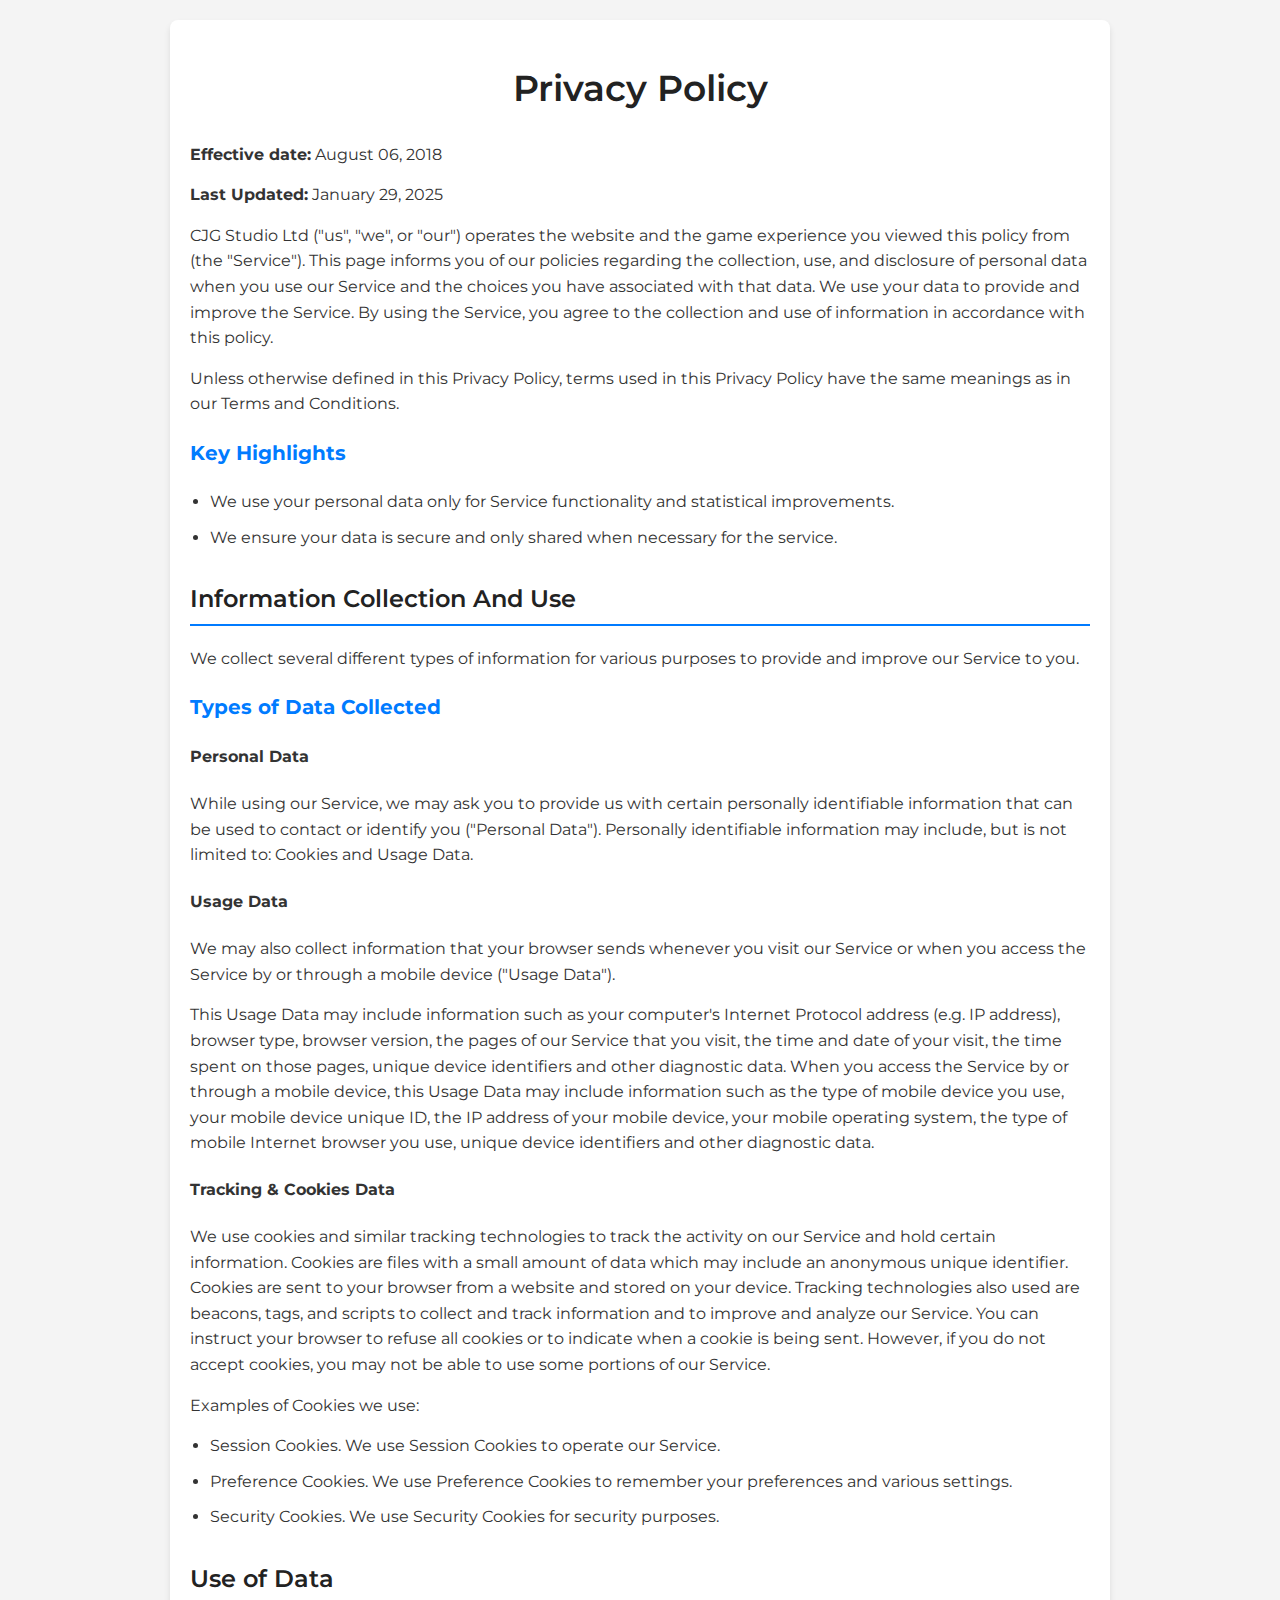
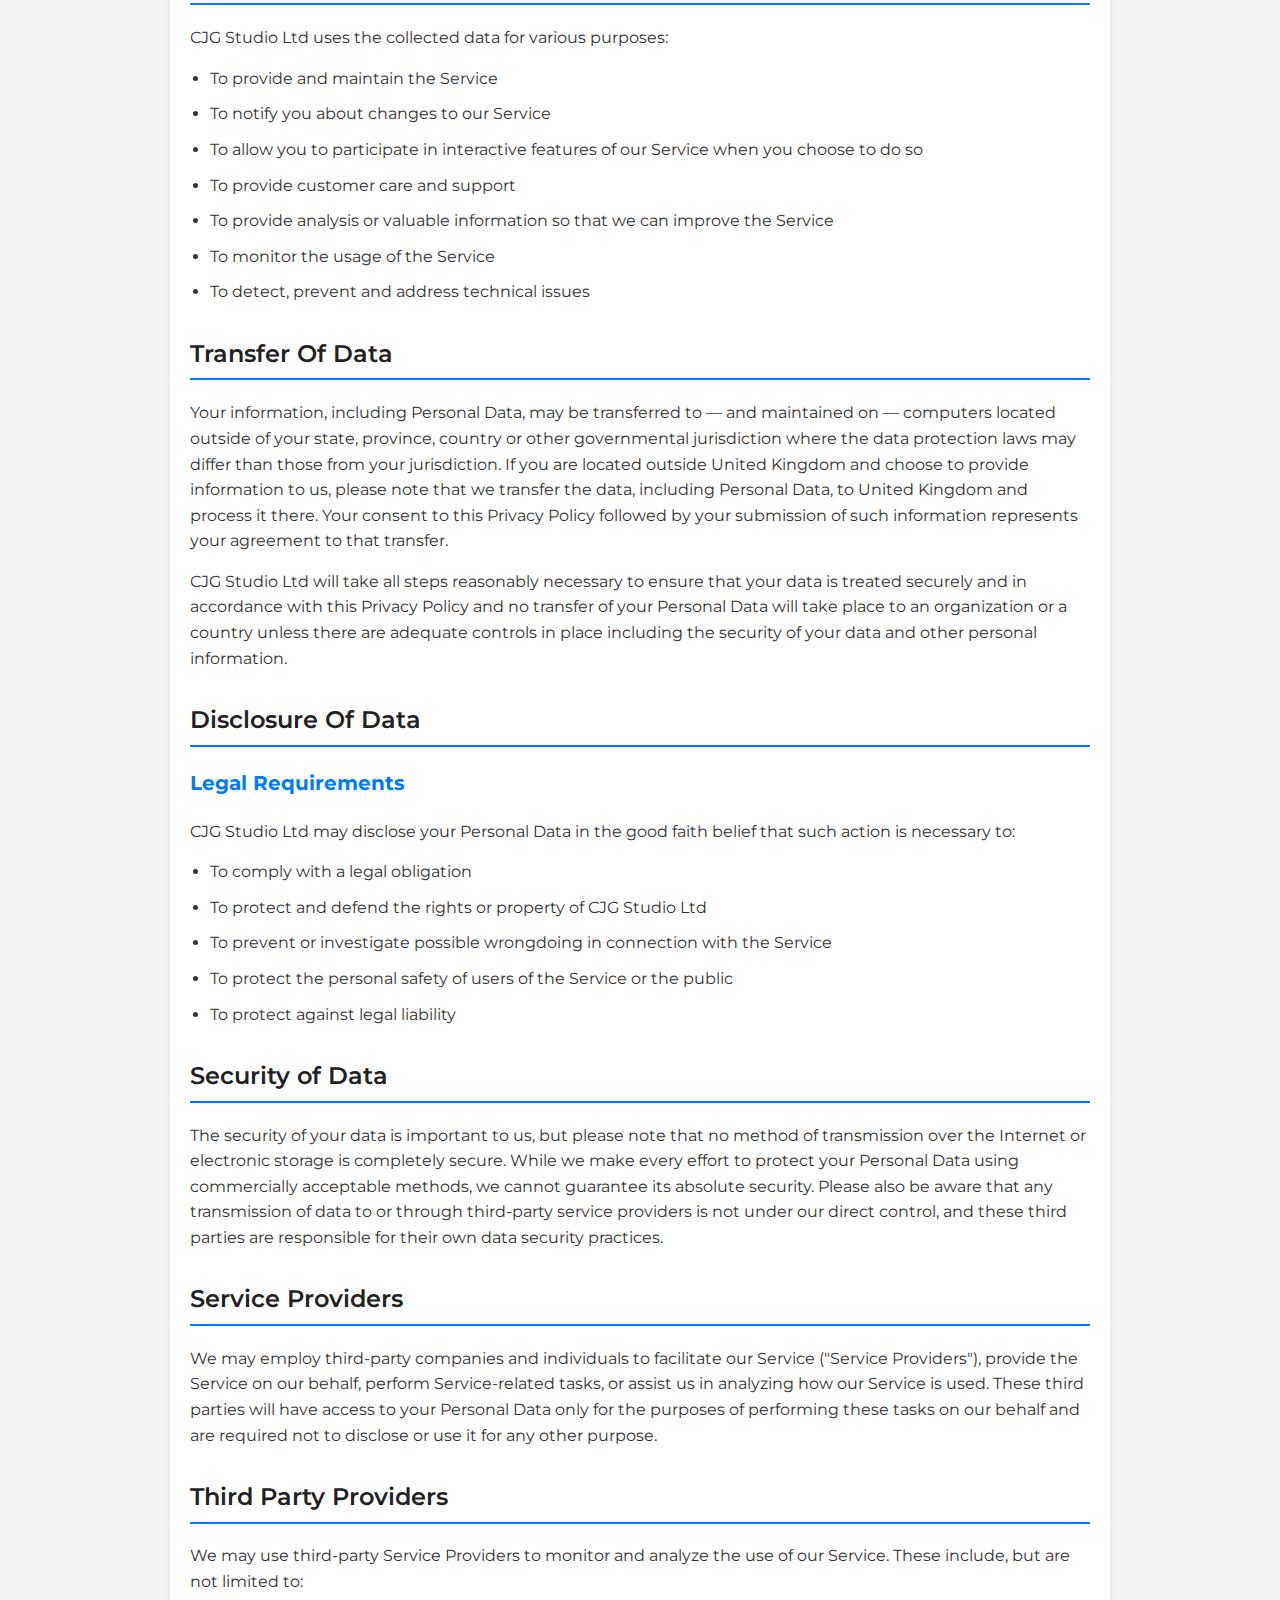
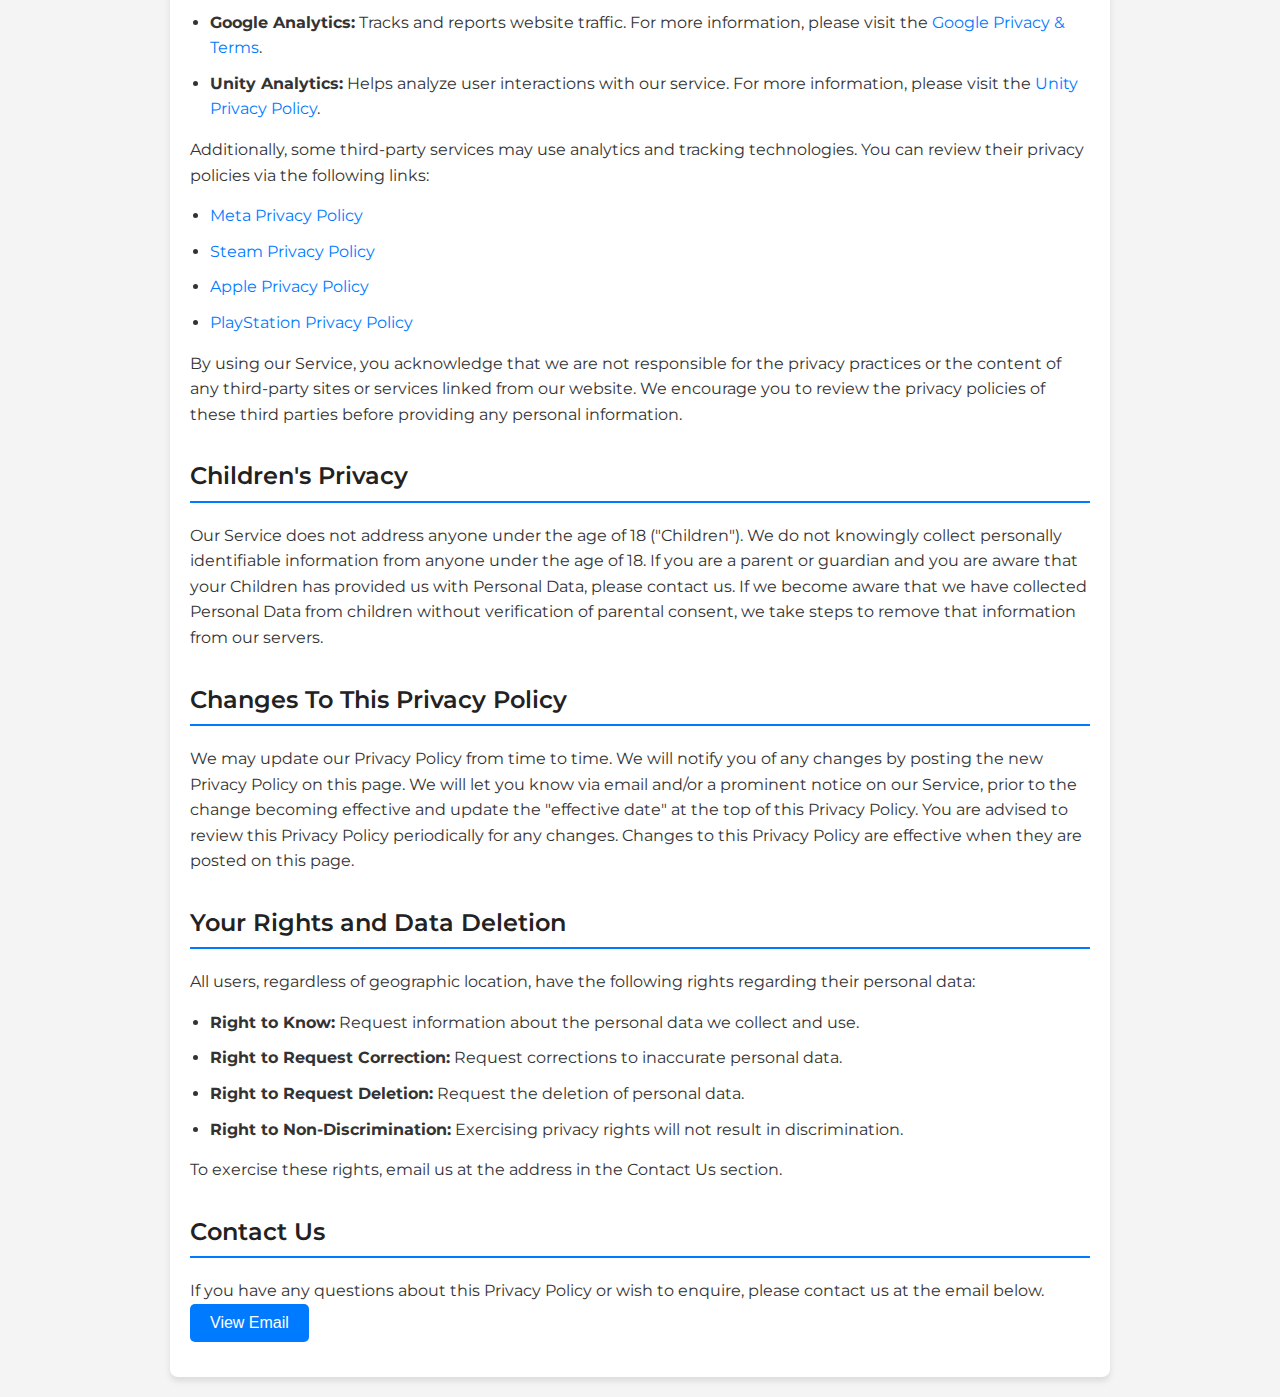
<file: privacy.html>
<!DOCTYPE html>
<html lang="en">

<head>
    <meta property="fb:app_id" content="951081088413383" />
    <meta property="og:type" content="game" />
    <meta property="og:title" content="Privacy Policy" />

    <meta charset="UTF-8">
    <meta name="viewport" content="width=device-width, initial-scale=1.0">
    <title>Privacy Policy</title>
    <link href="https://fonts.googleapis.com/css2?family=Montserrat:wght@400;600&display=swap" rel="stylesheet">
    <style>
        body {
            font-family: 'Montserrat', sans-serif;
            line-height: 1.6;
            margin: 0;
            padding: 0;
            background-color: #f4f4f4;
            color: #333;
        }

        h1, h2 {
            font-weight: 600;
            color: #222;
        }

        h1 {
            text-align: center;
            margin-top: 20px;
            font-size: 36px;
        }

        h2 {
            margin-top: 30px;
            font-size: 24px;
            border-bottom: 2px solid #007bff;
            padding-bottom: 5px;
        }

        h3 {
            font-size: 20px;
            margin-top: 20px;
            color: #007bff;
        }

        p {
            margin: 15px 0;
            font-size: 16px;
        }

        ul {
            margin: 15px 0;
            padding-left: 20px;
            list-style-type: disc;
        }

        ul li {
            margin-bottom: 10px;
        }

        a {
            color: #007bff;
            text-decoration: none;
        }

        a:hover {
            text-decoration: underline;
        }

        #emailButton {
            background-color: #007bff;
            color: white;
            border: none;
            padding: 10px 20px;
            font-size: 16px;
            border-radius: 5px;
            cursor: pointer;
            transition: background-color 0.3s ease;
        }

        #emailButton:hover {
            background-color: #0056b3;
        }

        .container {
            max-width: 900px;
            margin: 20px auto;
            padding: 20px;
            background-color: #fff;
            box-shadow: 0 4px 6px rgba(0, 0, 0, 0.1);
            border-radius: 8px;
        }

        .highlight {
            background-color: #eef6ff;
            padding: 10px;
            border-left: 4px solid #007bff;
            margin: 20px 0;
        }
    </style>
</head>


<body>
    <div class="container">
    <h1>Privacy Policy</h1>

    <p><strong>Effective date:</strong> August 06, 2018</p>
    <p><strong>Last Updated:</strong> January 29, 2025</p>
    <p>CJG Studio Ltd ("us", "we", or "our") operates the website and the game experience you viewed this policy from (the "Service"). This page informs you of our policies regarding the collection, use, and disclosure of personal data when you use our Service and the choices you have associated with that data. We use your data to provide and improve the Service. By using the Service, you agree to the collection and use of information in accordance with this policy.</p>

    <p>Unless otherwise defined in this Privacy Policy, terms used in this Privacy Policy have the same meanings as in our Terms and Conditions.</p>

    <h3>Key Highlights</h3>
    <ul>
        <li>We use your personal data only for Service functionality and statistical improvements.</li>
        <li>We ensure your data is secure and only shared when necessary for the service.</li>
    </ul>

    <h2>Information Collection And Use</h2>
    <p>We collect several different types of information for various purposes to provide and improve our Service to you.</p>

    <h3>Types of Data Collected</h3>
    <h4>Personal Data</h4>
    <p>While using our Service, we may ask you to provide us with certain personally identifiable information that can be used to contact or identify you ("Personal Data"). Personally identifiable information may include, but is not limited to: Cookies and Usage Data.</p>

    <h4>Usage Data</h4>
    <p>We may also collect information that your browser sends whenever you visit our Service or when you access the Service by or through a mobile device ("Usage Data").</p>
    <p>This Usage Data may include information such as your computer's Internet Protocol address (e.g. IP address), browser type, browser version, the pages of our Service that you visit, the time and date of your visit, the time spent on those pages, unique device identifiers and other diagnostic data. When you access the Service by or through a mobile device, this Usage Data may include information such as the type of mobile device you use, your mobile device unique ID, the IP address of your mobile device, your mobile operating system, the type of mobile Internet browser you use, unique device identifiers and other diagnostic data.</p>

    <h4>Tracking & Cookies Data</h4>
    <p>We use cookies and similar tracking technologies to track the activity on our Service and hold certain information. Cookies are files with a small amount of data which may include an anonymous unique identifier. Cookies are sent to your browser from a website and stored on your device. Tracking technologies also used are beacons, tags, and scripts to collect and track information and to improve and analyze our Service. You can instruct your browser to refuse all cookies or to indicate when a cookie is being sent. However, if you do not accept cookies, you may not be able to use some portions of our Service.</p>

    <p>Examples of Cookies we use:</p>
    <ul>
        <li>Session Cookies. We use Session Cookies to operate our Service.</li>
        <li>Preference Cookies. We use Preference Cookies to remember your preferences and various settings.</li>
        <li>Security Cookies. We use Security Cookies for security purposes.</li>
    </ul>

    <h2>Use of Data</h2>
    <p>CJG Studio Ltd uses the collected data for various purposes:</p>
    <ul>
        <li>To provide and maintain the Service</li>
        <li>To notify you about changes to our Service</li>
        <li>To allow you to participate in interactive features of our Service when you choose to do so</li>
        <li>To provide customer care and support</li>
        <li>To provide analysis or valuable information so that we can improve the Service</li>
        <li>To monitor the usage of the Service</li>
        <li>To detect, prevent and address technical issues</li>
    </ul>

    <h2>Transfer Of Data</h2>
    <p>Your information, including Personal Data, may be transferred to — and maintained on — computers located outside of your state, province, country or other governmental jurisdiction where the data protection laws may differ than those from your jurisdiction. If you are located outside United Kingdom and choose to provide information to us, please note that we transfer the data, including Personal Data, to United Kingdom and process it there. Your consent to this Privacy Policy followed by your submission of such information represents your agreement to that transfer.</p>

    <p>CJG Studio Ltd will take all steps reasonably necessary to ensure that your data is treated securely and in accordance with this Privacy Policy and no transfer of your Personal Data will take place to an organization or a country unless there are adequate controls in place including the security of your data and other personal information.</p>

    <h2>Disclosure Of Data</h2>
    <h3>Legal Requirements</h3>
    <p>CJG Studio Ltd may disclose your Personal Data in the good faith belief that such action is necessary to:</p>
    <ul>
        <li>To comply with a legal obligation</li>
        <li>To protect and defend the rights or property of CJG Studio Ltd</li>
        <li>To prevent or investigate possible wrongdoing in connection with the Service</li>
        <li>To protect the personal safety of users of the Service or the public</li>
        <li>To protect against legal liability</li>
    </ul>

    <h2>Security of Data</h2>
    <p>The security of your data is important to us, but please note that no method of transmission over the Internet or electronic storage is completely secure. While we make every effort to protect your Personal Data using commercially acceptable methods, we cannot guarantee its absolute security. Please also be aware that any transmission of data to or through third-party service providers is not under our direct control, and these third parties are responsible for their own data security practices.</p>
    
    <h2>Service Providers</h2>
    <p>We may employ third-party companies and individuals to facilitate our Service ("Service Providers"), provide the Service on our behalf, perform Service-related tasks, or assist us in analyzing how our Service is used. These third parties will have access to your Personal Data only for the purposes of performing these tasks on our behalf and are required not to disclose or use it for any other purpose.</p>
    
    <h2>Third Party Providers</h2>
    <p>We may use third-party Service Providers to monitor and analyze the use of our Service. These include, but are not limited to:</p>
    <ul>
        <li><strong>Google Analytics:</strong> Tracks and reports website traffic. For more information, please visit the <a href="https://policies.google.com/privacy?hl=en" target="_blank">Google Privacy & Terms</a>.</li>
        <li><strong>Unity Analytics:</strong> Helps analyze user interactions with our service. For more information, please visit the <a href="https://unity.com/legal/privacy-policy" target="_blank">Unity Privacy Policy</a>.</li>
    </ul>
    
    <p>Additionally, some third-party services may use analytics and tracking technologies. You can review their privacy policies via the following links:</p>
    <ul>
        <li><a href="https://developers.meta.com/horizon/policy/app-policies" target="_blank">Meta Privacy Policy</a></li>
        <li><a href="https://store.steampowered.com/privacy_agreement/" target="_blank">Steam Privacy Policy</a></li>
        <li><a href="https://www.apple.com/legal/privacy/en-ww/" target="_blank">Apple Privacy Policy</a></li>
        <li><a href="https://www.playstation.com/en-us/privacy-security-safety/" target="_blank">PlayStation Privacy Policy</a></li>
    </ul>
    
    <p>By using our Service, you acknowledge that we are not responsible for the privacy practices or the content of any third-party sites or services linked from our website. We encourage you to review the privacy policies of these third parties before providing any personal information.</p>
    
    
    <h2>Children's Privacy</h2>
    <p>Our Service does not address anyone under the age of 18 ("Children"). We do not knowingly collect personally identifiable information from anyone under the age of 18. If you are a parent or guardian and you are aware that your Children has provided us with Personal Data, please contact us. If we become aware that we have collected Personal Data from children without verification of parental consent, we take steps to remove that information from our servers.</p>

    <h2>Changes To This Privacy Policy</h2>
    <p>We may update our Privacy Policy from time to time. We will notify you of any changes by posting the new Privacy Policy on this page. We will let you know via email and/or a prominent notice on our Service, prior to the change becoming effective and update the "effective date" at the top of this Privacy Policy. You are advised to review this Privacy Policy periodically for any changes. Changes to this Privacy Policy are effective when they are posted on this page.</p>

    <h2>Your Rights and Data Deletion</h2>
    <p>All users, regardless of geographic location, have the following rights regarding their personal data:</p>
    <ul>
        <li><strong>Right to Know:</strong> Request information about the personal data we collect and use.</li>
        <li><strong>Right to Request Correction:</strong> Request corrections to inaccurate personal data.</li>
        <li><strong>Right to Request Deletion:</strong> Request the deletion of personal data.</li>
        <li><strong>Right to Non-Discrimination:</strong> Exercising privacy rights will not result in discrimination.</li>
    </ul>
    <p>To exercise these rights, email us at the address in the Contact Us section.


    <h2>Contact Us</h2>
    <p>If you have any questions about this Privacy Policy or wish to enquire, please contact us at the email below.

        <a href="#" id="emailclick"></a> 
        <button id="emailButton" onclick="replace_email()">View Email</button></p>
    </p>
</div>
</div>
    <script>
        var email;

        function add_mailto() {
            const elem = document.getElementById("emailclick");
            elem.href = `mailto:${email}`;
        }

        function replace_email() {
            const domain = "cjgstudio.com";
            const name = [20, 18, 30, 22, 0];
            const xor_with = 115;
            let constructed = "";
            name.forEach(function (i) {
                constructed += String.fromCharCode(i ^ xor_with);
            });
            email = `${constructed}@${domain}`;
const elem = document.getElementById("emailclick");
elem.innerHTML = email + "<br>";  // Using innerHTML to include the <br> tag
window.setTimeout(add_mailto, 100);

        }
    </script>

</body>

</html>
</file>
